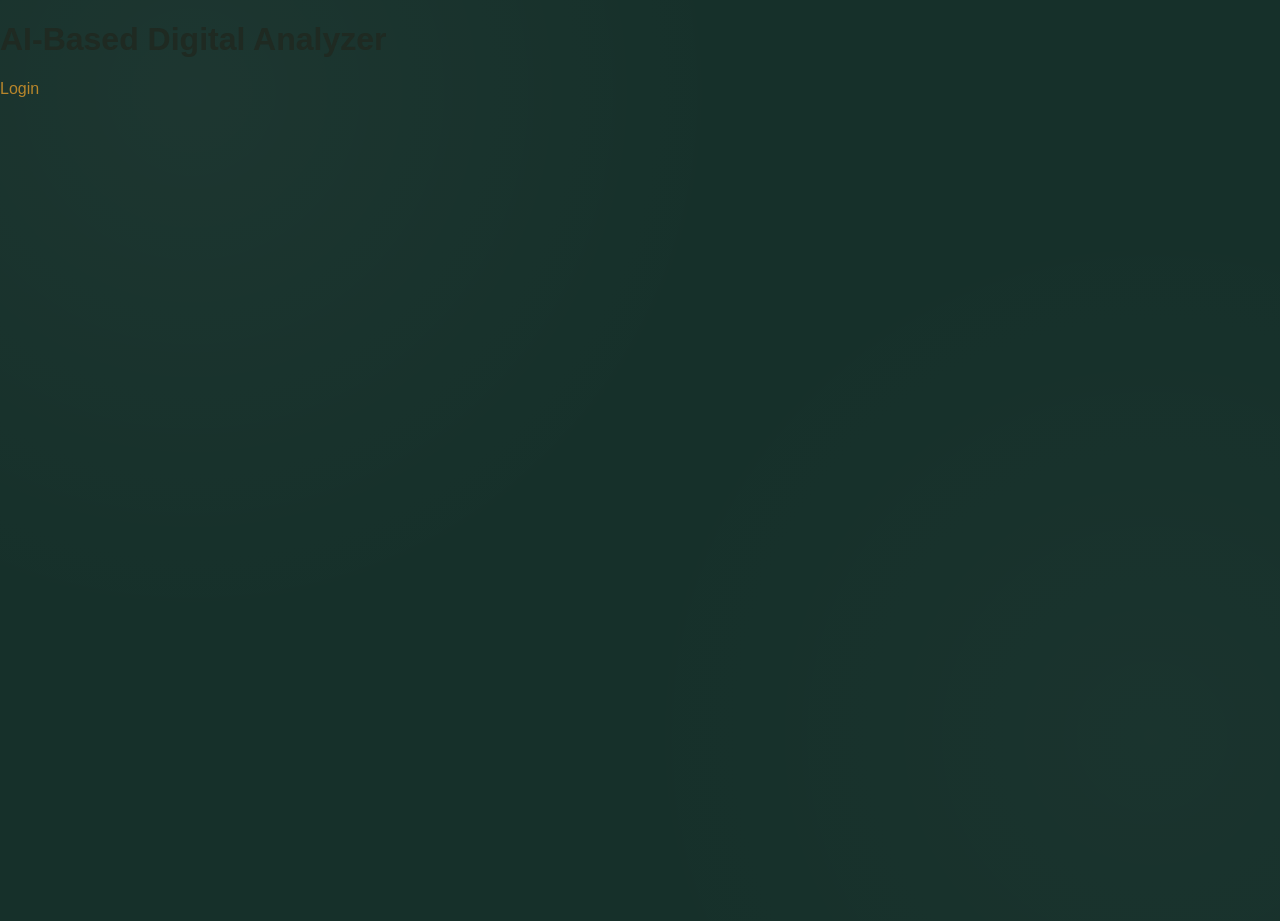
<file: frontend/index.html>
<!DOCTYPE html>
<html>
<head>
    <title>AI Digital Analyzer</title>
    <link rel="stylesheet" href="style.css">
</head>
<body>
    <h1>AI-Based Digital Analyzer</h1>
    <a href="login.html">Login</a>
</body>
</html>
</file>
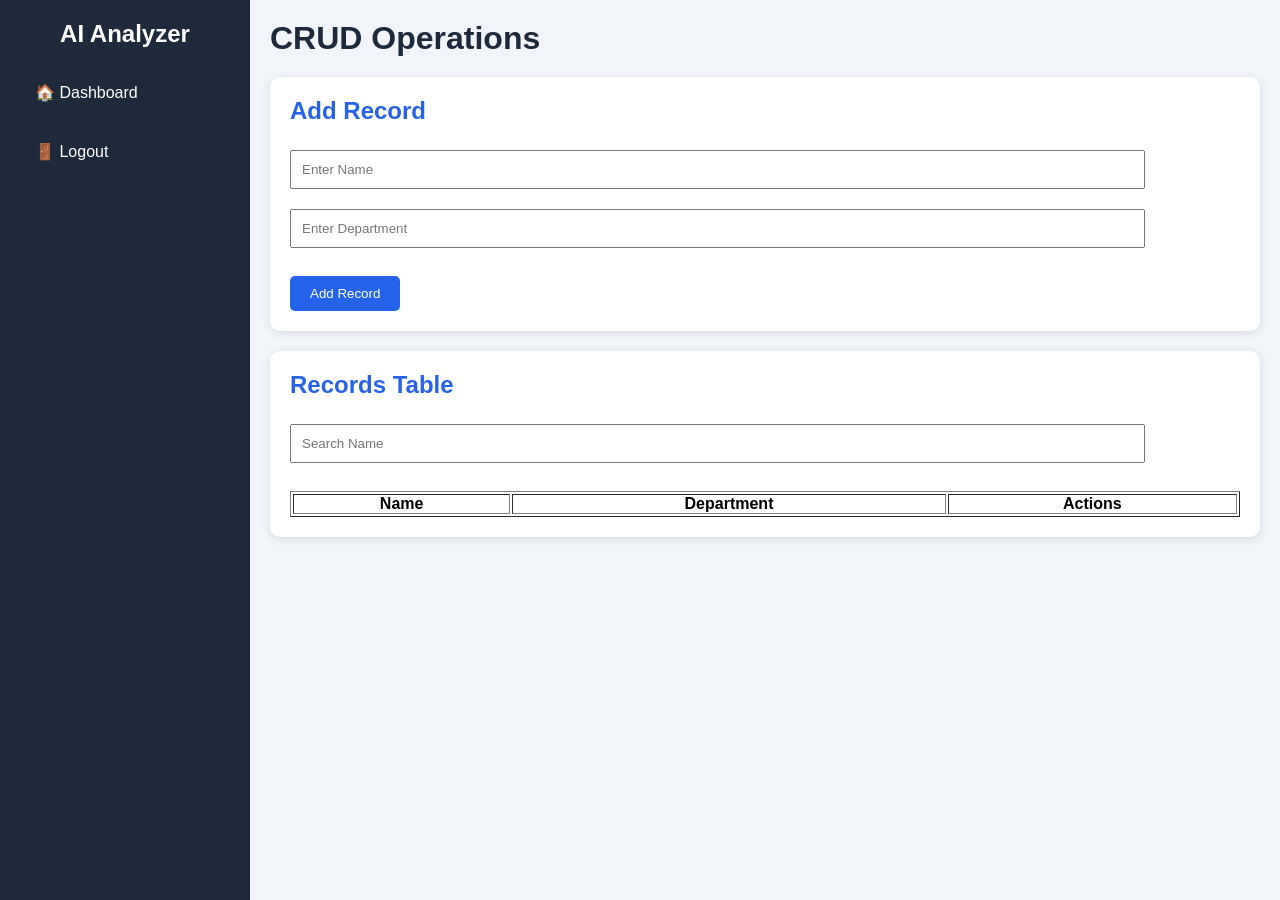
<file: front_end/crud.html>
<!DOCTYPE html>
<html>
<head>
    <title>CRUD Operations</title>
    <link rel="stylesheet" href="style.css">
</head>

<body class="dashboard-page">

    <div class="sidebar">
        <h2>AI Analyzer</h2>

        <ul>
            <li onclick="window.location.href='dashboard.html'">🏠 Dashboard</li>
            <li onclick="logout()">🚪 Logout</li>
        </ul>
    </div>

    <div class="main-content">

        <h1>CRUD Operations</h1>

        <div class="card">

            <h2>Add Record</h2>

            <input type="text" id="name" placeholder="Enter Name">

            <input type="text" id="department"
            placeholder="Enter Department">

            <br><br>

            <button onclick="addData()">Add Record</button>

        </div>

        <div class="card">

          <h2>Records Table</h2>

<input type="text"
       id="searchInput"
       placeholder="Search Name"
       onkeyup="searchData()">

<br><br>

<table id="dataTable" border="1" width="100%">
    <tr>
        <th>Name</th>
        <th>Department</th>
        <th>Actions</th>
    </tr>
</table>

        </div>

    </div>

<script src="script.js"></script>

</body>
</html>
</file>
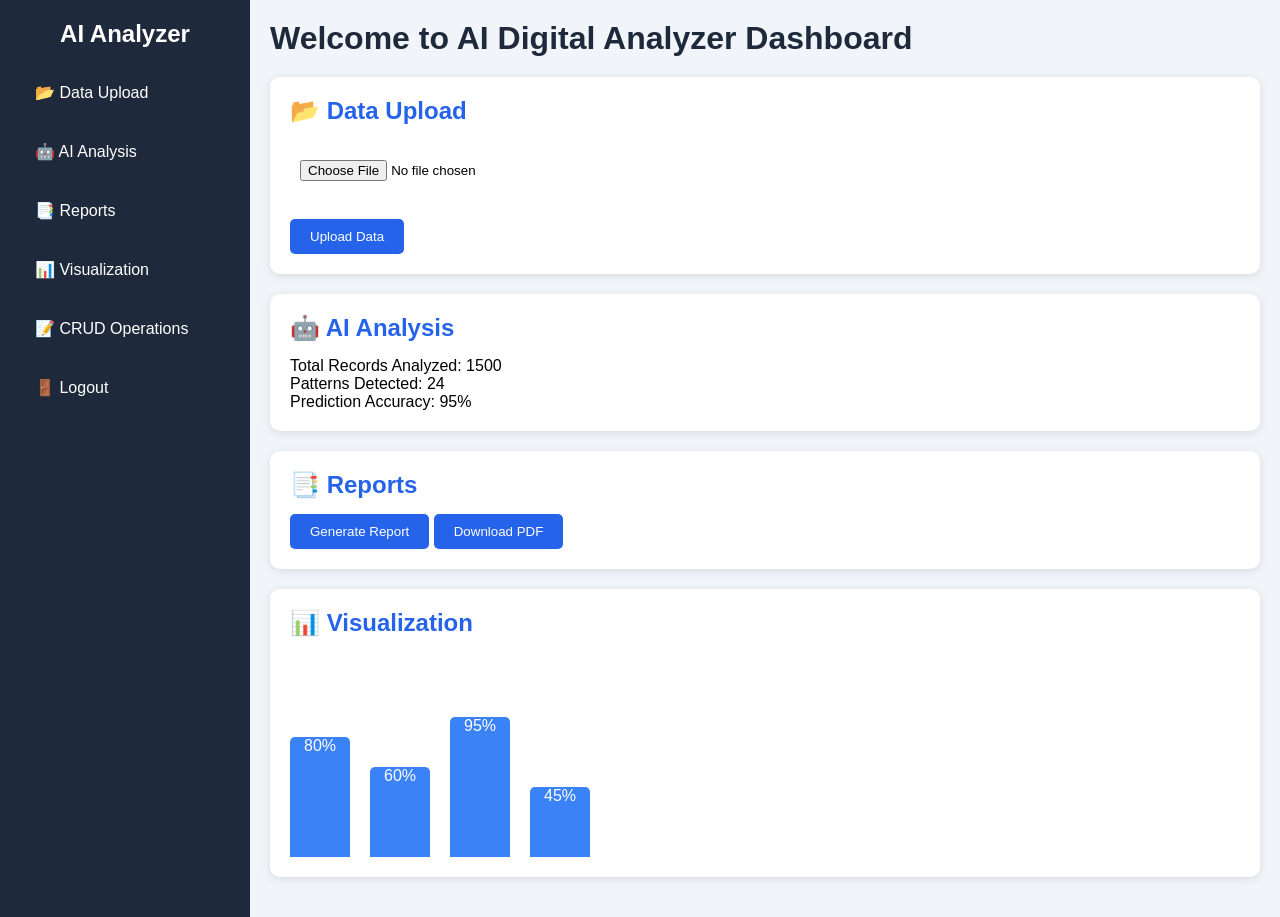
<file: front_end/dashboard.html>
<!DOCTYPE html>
<html>
<head>
    <title>AI Digital Analyzer Dashboard</title>
    <link rel="stylesheet" href="style.css">
</head>

<body class="dashboard-page">

    <div class="sidebar">
        <h2>AI Analyzer</h2>

        <ul>
    <li>📂 Data Upload</li>
    <li>🤖 AI Analysis</li>
    <li>📑 Reports</li>
    <li>📊 Visualization</li>

    <li onclick="window.location.href='crud.html'">
        📝 CRUD Operations
    </li>

    <li onclick="logout()">🚪 Logout</li>
</ul>
    </div>

    <div class="main-content">

        <h1>Welcome to AI Digital Analyzer Dashboard</h1>

        <div class="card">
            <h2>📂 Data Upload</h2>
            <input type="file">
            <br><br>
            <button>Upload Data</button>
        </div>

        <div class="card">
            <h2>🤖 AI Analysis</h2>
            <p>Total Records Analyzed: 1500</p>
            <p>Patterns Detected: 24</p>
            <p>Prediction Accuracy: 95%</p>
        </div>

        <div class="card">
            <h2>📑 Reports</h2>
            <button>Generate Report</button>
            <button>Download PDF</button>
        </div>

        <div class="card">
            <h2>📊 Visualization</h2>

            <div class="chart">
                <div class="bar" style="height:120px;">80%</div>
                <div class="bar" style="height:90px;">60%</div>
                <div class="bar" style="height:140px;">95%</div>
                <div class="bar" style="height:70px;">45%</div>
            </div>
        </div>

    </div>

<script>
function logout(){
    window.location.href = "login.html";
}
</script>

</body>
</html>
</file>
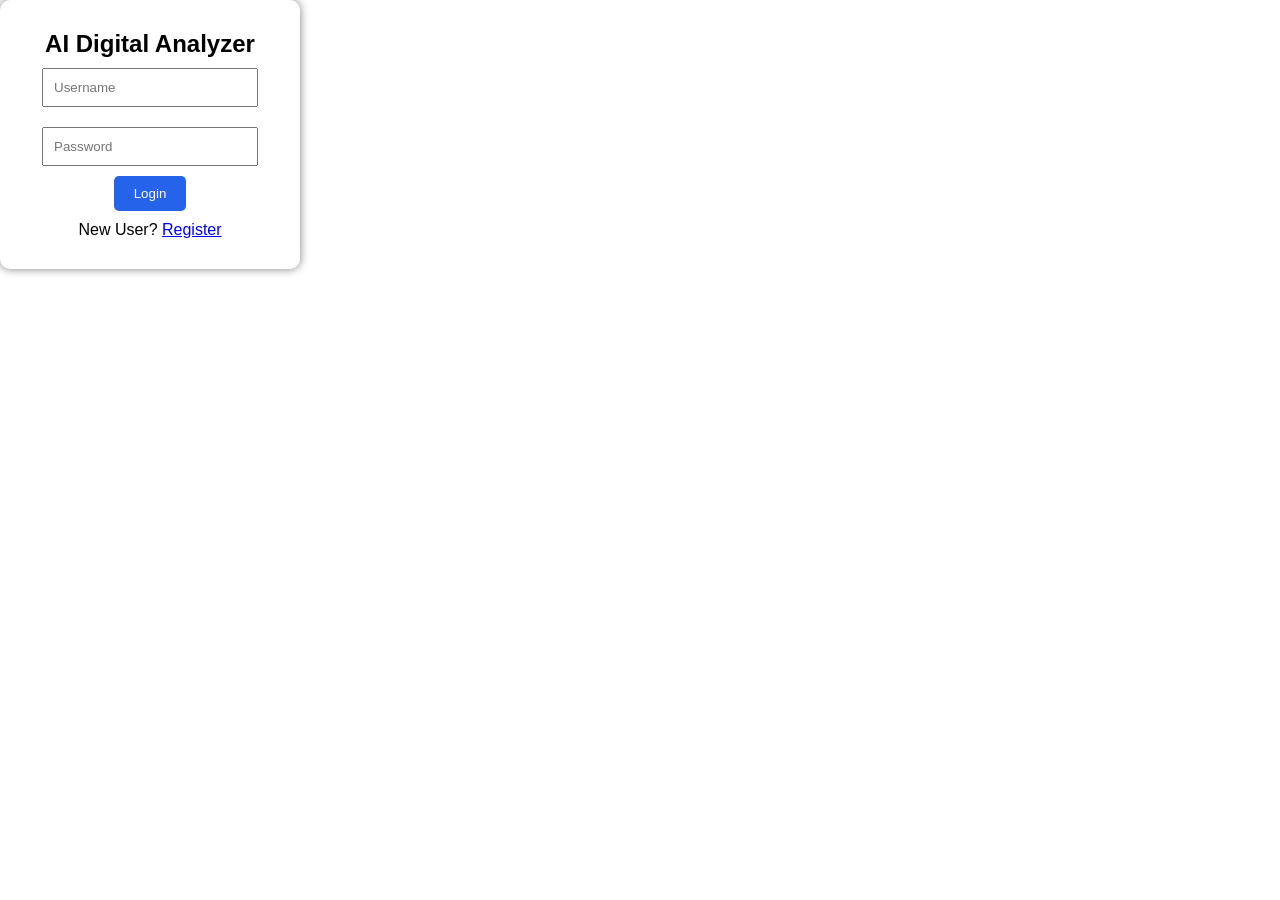
<file: front_end/login.html>
<!DOCTYPE html>
<html>
<head>
    <title>AI Digital Analyzer Login</title>
    <link rel="stylesheet" href="style.css">
</head>
<body>

<div class="login-container">
    <h2>AI Digital Analyzer</h2>

    <input type="text" id="username" placeholder="Username">
    <input type="password" id="password" placeholder="Password">

    <button onclick="login()">Login</button>

    <p id="msg"></p>

    <p>
        New User?
        <a href="registration.html">Register</a>
    </p>
</div>

<script src="script.js"></script>

</body>
</html>
</file>
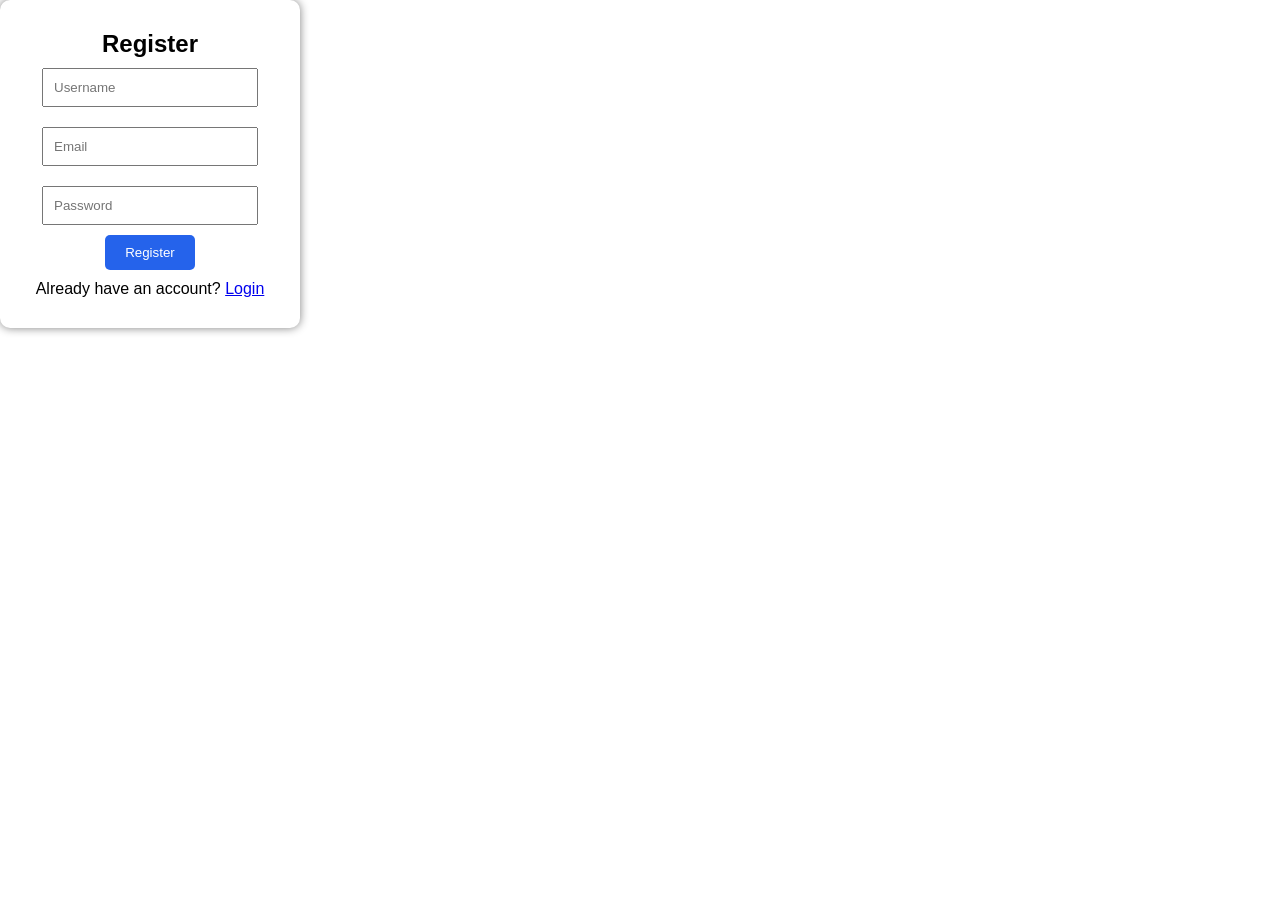
<file: front_end/registration.html>
<!DOCTYPE html>
<html>
<head>
    <title>Registration</title>
    <link rel="stylesheet" href="style.css">
</head>
<body>

<div class="login-container">
    <h2>Register</h2>

    <input type="text" id="newUser" placeholder="Username">
    <input type="email" id="email" placeholder="Email">
    <input type="password" id="newPass" placeholder="Password">

    <button onclick="register()">Register</button>

    <p id="msg"></p>

    <p>
        Already have an account?
        <a href="login.html">Login</a>
    </p>
</div>

<script src="script.js"></script>

</body>
</html>
</file>
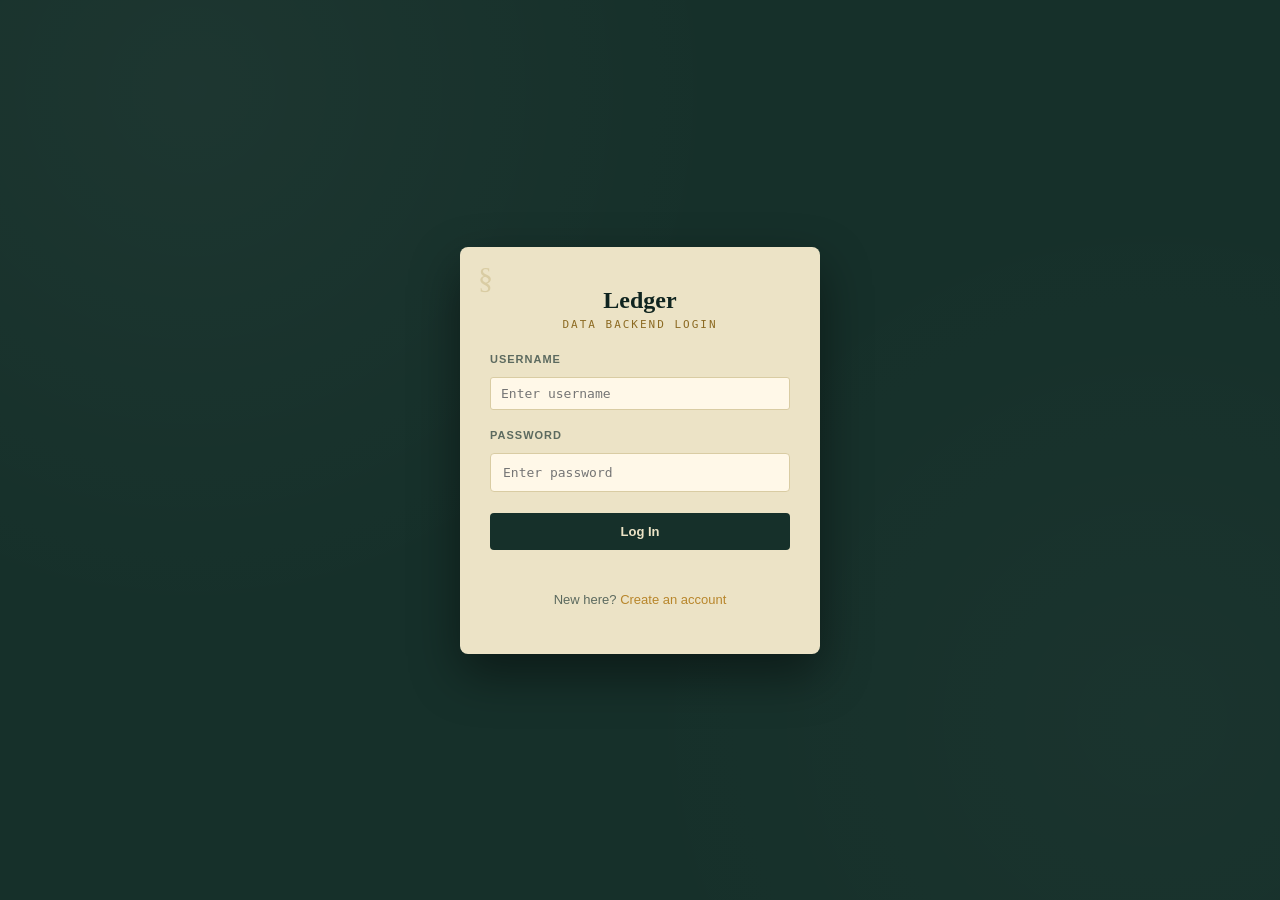
<file: frontend/crud.html>
<!DOCTYPE html>
<html lang="en">
<head>
<meta charset="UTF-8">
<meta name="viewport" content="width=device-width, initial-scale=1.0">
<title>Ledger — Records</title>
<link rel="preconnect" href="https://fonts.googleapis.com">
<link href="https://fonts.googleapis.com/css2?family=Fraunces:ital,opsz,wght@0,9..144,400;0,9..144,600;0,9..144,700&family=Inter:wght@400;500;600&family=IBM+Plex+Mono:wght@400;500;600&display=swap" rel="stylesheet">
<link rel="stylesheet" href="style.css">
</head>
<body onload="initCrud()">

<header class="topbar">
  <div class="wordmark">LEDGER <span>// data backend</span></div>
  <div class="topbar-right">
    <div id="statusStamp" class="stamp">checking…</div>
    <button class="logout-btn" onclick="logout()">Log out</button>
  </div>
</header>

<div class="app-shell">
  <nav class="sidenav">
    <a href="dashboard.html">Dashboard</a>
    <a href="crud.html" class="active">Ledger / CRUD</a>
  </nav>

  <main class="main">
    <h1 class="page-title">Records</h1>
    <p class="page-sub">View, add, edit, search, and export</p>

    <div style="display:grid; grid-template-columns: 260px 1fr; gap:24px; align-items:start;">
      <div>
        <div class="card" id="addCard" style="display:none;">
          <h2><em>01</em>New entry</h2>
          <div id="addFields"></div>
          <button class="btn-gold" onclick="addRow()">Record entry</button>
        </div>

        <div class="card" id="filterCard" style="display:none;">
          <h2><em>02</em>Search</h2>
          <label for="filterCol">Column</label>
          <select id="filterCol"></select>
          <label for="filterVal">Contains</label>
          <input type="text" id="filterVal" placeholder="e.g. Chennai">
          <button class="btn-primary" onclick="applyFilter()">Search</button>
          <button class="btn-ghost" onclick="clearFilter()">Clear search</button>
        </div>

        <div class="card" id="statsCard" style="display:none;">
          <h2><em>03</em>Figures</h2>
          <button class="btn-ghost" onclick="loadStats()">Refresh figures</button>
          <div class="stats-grid" id="statsGrid"></div>
        </div>
      </div>

      <div class="ledger">
        <div class="ledger-head">
          <h1 id="ledgerTitle">The Ledger</h1>
          <div class="meta" id="ledgerMeta">—</div>
        </div>
        <div class="table-wrap" id="tableWrap">
          <div class="empty-state">
            <div class="glyph">§</div>
            <p>No entries yet. Go to Dashboard and upload a CSV to open the ledger.</p>
          </div>
        </div>
        <div class="pager" id="pager" style="display:none;">
          <span id="pageInfo"></span>
          <div class="controls">
            <button id="prevBtn" onclick="changePage(-1)">◄ Prev</button>
            <button id="nextBtn" onclick="changePage(1)">Next ►</button>
            <button type="button" onclick="downloadCSV(event)">Export ⤓</button>
          </div>
        </div>
      </div>
    </div>
  </main>
</div>

<div class="toast" id="toast"></div>
<script src="script.js"></script>
</body>
</html>
</file>
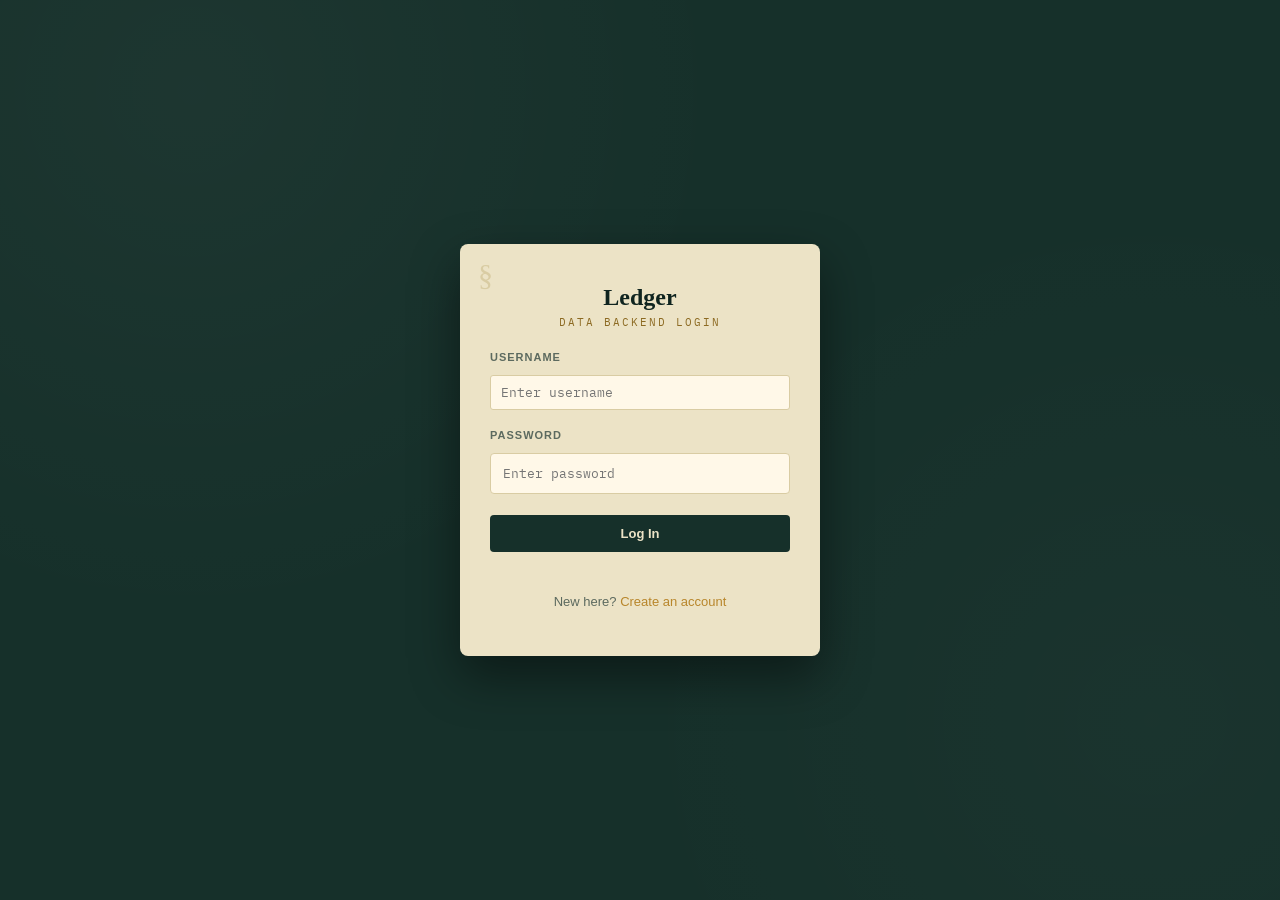
<file: frontend/dashboard.html>
<!DOCTYPE html>
<html lang="en">
<head>
<meta charset="UTF-8">
<meta name="viewport" content="width=device-width, initial-scale=1.0">
<title>Ledger — Dashboard</title>
<link rel="preconnect" href="https://fonts.googleapis.com">
<link href="https://fonts.googleapis.com/css2?family=Fraunces:ital,opsz,wght@0,9..144,400;0,9..144,600;0,9..144,700&family=Inter:wght@400;500;600&family=IBM+Plex+Mono:wght@400;500;600&display=swap" rel="stylesheet">
<link rel="stylesheet" href="style.css">
</head>
<body onload="initDashboard()">

<header class="topbar">
  <div class="wordmark">LEDGER <span>// data backend</span></div>
  <div class="topbar-right">
    <div id="statusStamp" class="stamp">checking…</div>
    <button class="logout-btn" onclick="logout()">Log out</button>
  </div>
</header>

<div class="app-shell">
  <nav class="sidenav">
    <a href="dashboard.html" class="active">Dashboard</a>
    <a href="crud.html">Ledger / CRUD</a>
  </nav>

  <main class="main">
    <h1 class="page-title">Dashboard</h1>
    <p class="page-sub">Overview and data upload</p>

    <div class="card">
      <h2><em>01</em>Summary</h2>
      <div id="summaryBox"><p class="hint">Loading…</p></div>
    </div>

    <div class="card">
      <h2><em>02</em>Upload CSV</h2>
      <label for="csvFile">Choose file</label>
      <input type="file" id="csvFile" accept=".csv">
      <button class="btn-gold" onclick="dashboardUpload()">Open ledger with this file</button>
      <p class="hint" id="uploadStatus"></p>
      <p class="hint">This replaces the current ledger. Head to <a href="crud.html">Ledger / CRUD</a> afterwards to view and edit records.</p>
    </div>
  </main>
</div>

<div class="toast" id="toast"></div>
<script src="script.js"></script>
</body>
</html>
</file>
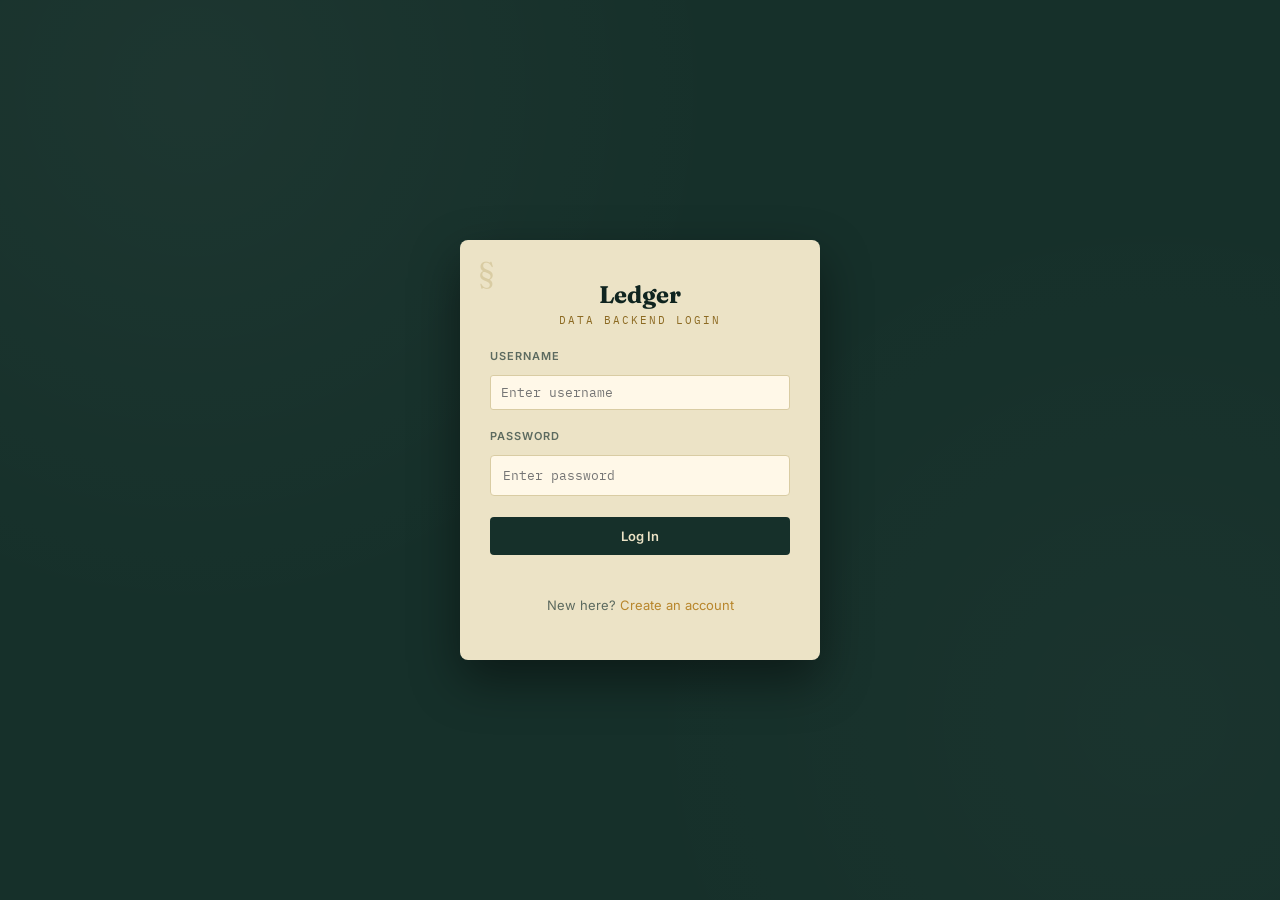
<file: frontend/login.html>
<!DOCTYPE html>
<html lang="en">
<head>
<meta charset="UTF-8">
<meta name="viewport" content="width=device-width, initial-scale=1.0">
<title>Ledger — Login</title>
<link rel="preconnect" href="https://fonts.googleapis.com">
<link href="https://fonts.googleapis.com/css2?family=Fraunces:wght@600;700&family=Inter:wght@400;500;600&family=IBM+Plex+Mono:wght@400;500;600&display=swap" rel="stylesheet">
<link rel="stylesheet" href="style.css">
</head>
<body class="auth-page">

  <div class="auth-card">
    <h2>Ledger</h2>
    <span class="subtitle">Data Backend Login</span>

    <label for="username" style="text-align:left;">Username</label>
    <input type="text" id="username" placeholder="Enter username">

    <label for="password" style="text-align:left;">Password</label>
    <input type="password" id="password" placeholder="Enter password">

    <button onclick="login()">Log In</button>
    <p id="msg"></p>

    <p>New here? <a href="registration.html">Create an account</a></p>
  </div>

<script src="script.js"></script>
</body>
</html>
</file>
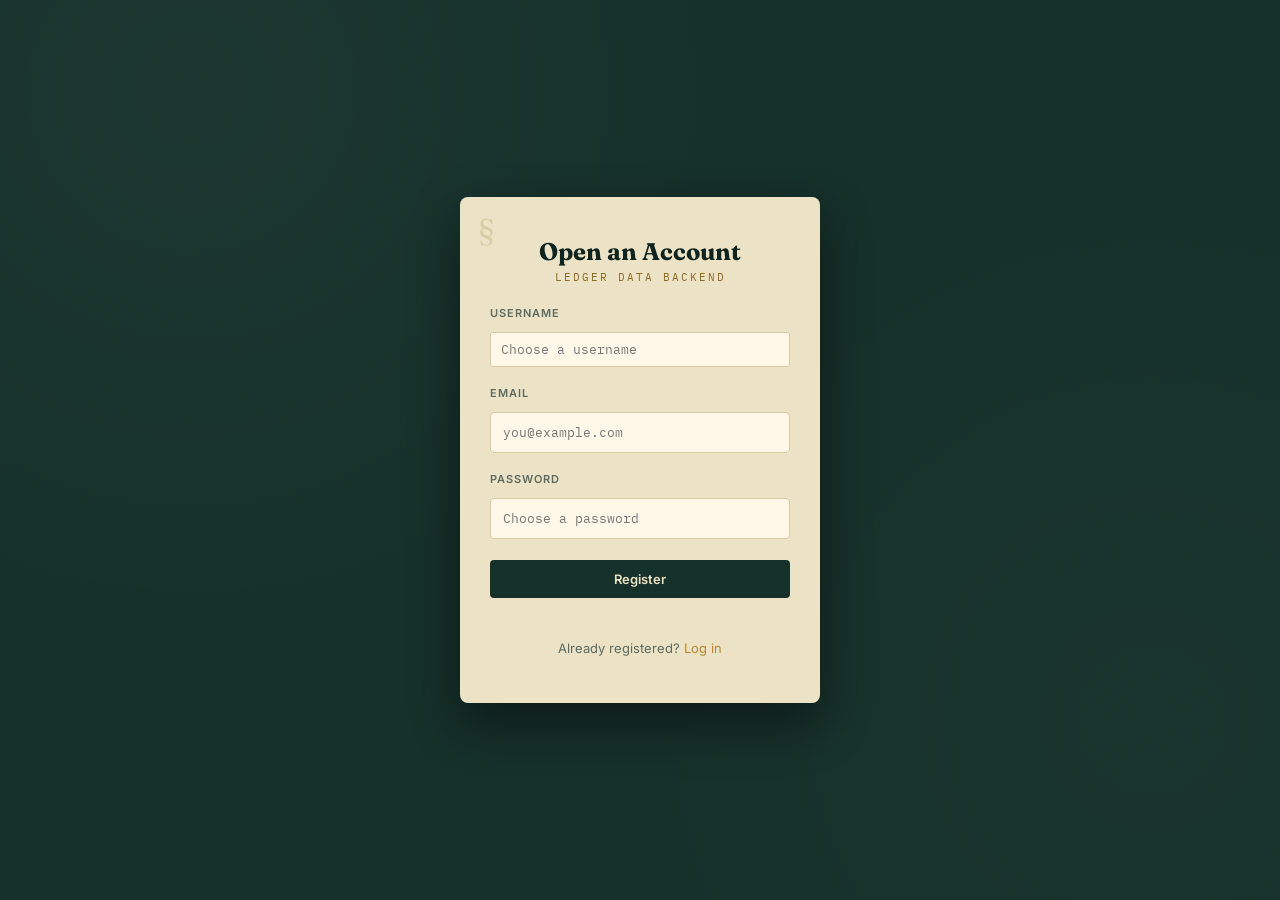
<file: frontend/registration.html>
<!DOCTYPE html>
<html lang="en">
<head>
<meta charset="UTF-8">
<meta name="viewport" content="width=device-width, initial-scale=1.0">
<title>Ledger — Register</title>
<link rel="preconnect" href="https://fonts.googleapis.com">
<link href="https://fonts.googleapis.com/css2?family=Fraunces:wght@600;700&family=Inter:wght@400;500;600&family=IBM+Plex+Mono:wght@400;500;600&display=swap" rel="stylesheet">
<link rel="stylesheet" href="style.css">
</head>
<body class="auth-page">

  <div class="auth-card">
    <h2>Open an Account</h2>
    <span class="subtitle">Ledger Data Backend</span>

    <label for="newUser" style="text-align:left;">Username</label>
    <input type="text" id="newUser" placeholder="Choose a username">

    <label for="email" style="text-align:left;">Email</label>
    <input type="email" id="email" placeholder="you@example.com">

    <label for="newPass" style="text-align:left;">Password</label>
    <input type="password" id="newPass" placeholder="Choose a password">

    <button onclick="register()">Register</button>
    <p id="msg"></p>

    <p>Already registered? <a href="login.html">Log in</a></p>
  </div>

<script src="script.js"></script>
</body>
</html>
</file>
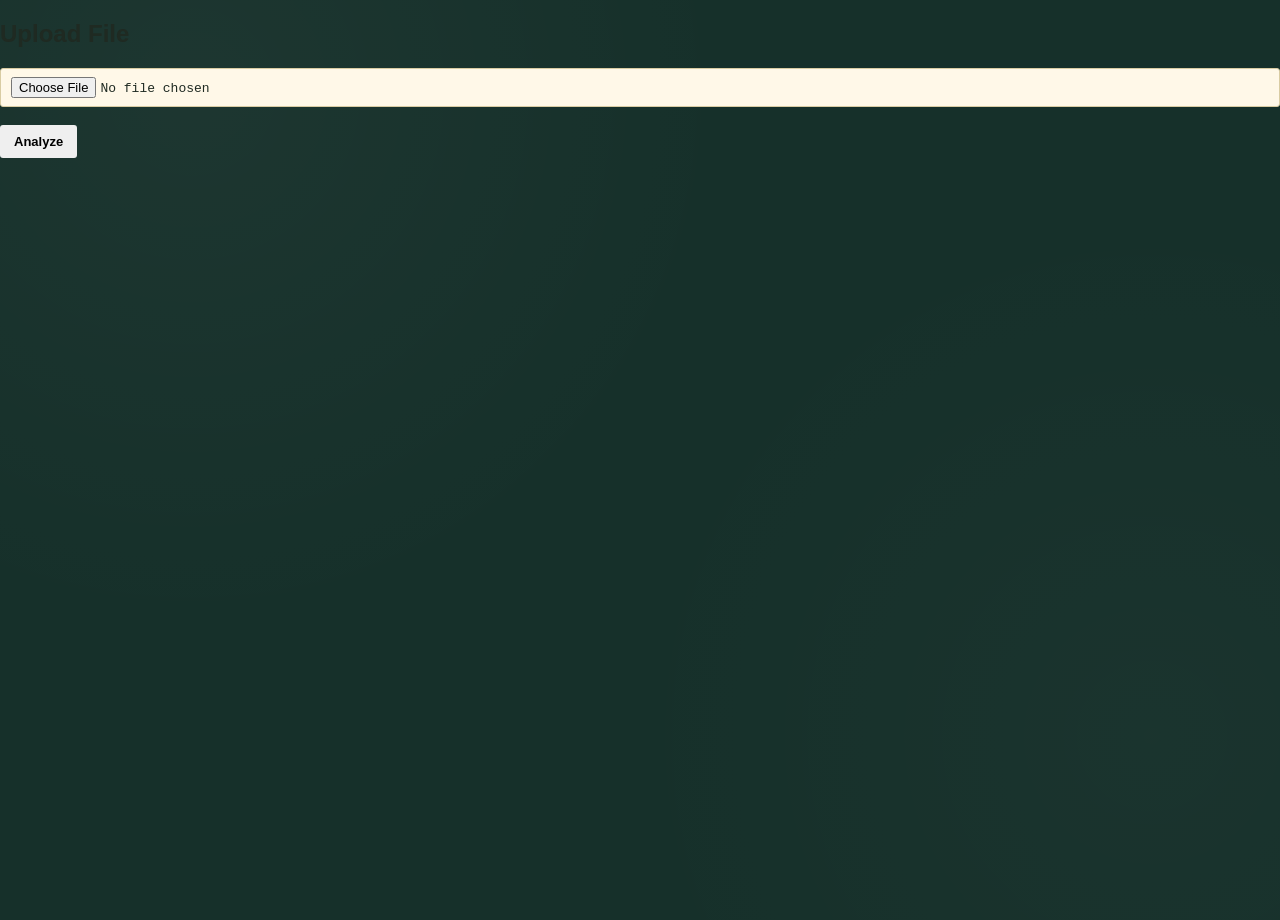
<file: frontend/upload.html>
<!DOCTYPE html>
<html>
<head>
    <title>Upload</title>
    <link rel="stylesheet" href="style.css">
</head>
<body>
    <h2>Upload File</h2>

    <form enctype="multipart/form-data">
        <input type="file"><br><br>
        <button type="submit">Analyze</button>
    </form>
</body>
</html>
</file>
<file: frontend/style.css>
/* ============================================================
   LEDGER — shared theme for AI Digital Analyzer frontend
   ============================================================ */

:root{
  --ink: #16302A;
  --ink-deep: #0F241F;
  --paper: #ECE3C6;
  --paper-shadow: #D9CCA3;
  --rule-red: #8B3A2B;
  --gold: #B8862B;
  --gold-dim: #8C6A22;
  --teal: #3F6659;
  --text: #1F2A22;
  --text-dim: #5C6A5F;
  --danger: #8B3A2B;
  --ok-green: #2E5C3E;
}

*{ box-sizing:border-box; }
html,body{ margin:0; padding:0; }
body{
  background: var(--ink);
  background-image:
    radial-gradient(circle at 15% 10%, rgba(255,255,255,0.03), transparent 40%),
    radial-gradient(circle at 90% 80%, rgba(255,255,255,0.02), transparent 40%);
  color: var(--text);
  font-family: 'Inter', sans-serif;
  min-height: 100vh;
}
::selection{ background: var(--gold); color: var(--ink-deep); }

a{ color: var(--gold); text-decoration:none; }
a:hover{ text-decoration:underline; }

/* ---------- Auth pages (login / register) ---------- */
.auth-page{
  display:flex;
  align-items:center;
  justify-content:center;
  min-height:100vh;
  padding: 20px;
}
.auth-card{
  background: var(--paper);
  border-radius: 8px;
  box-shadow: 0 20px 50px rgba(0,0,0,0.45);
  width: 100%;
  max-width: 360px;
  padding: 34px 30px;
  text-align:center;
  position:relative;
}
.auth-card::before{
  content:"§";
  font-family:'Fraunces', serif;
  font-size: 30px;
  color: var(--paper-shadow);
  position:absolute;
  top: 14px; left: 18px;
}
.auth-card h2{
  font-family:'Fraunces', serif;
  font-weight: 700;
  font-size: 24px;
  margin: 6px 0 4px;
  color: var(--ink-deep);
}
.auth-card .subtitle{
  font-family:'IBM Plex Mono', monospace;
  font-size: 11px;
  letter-spacing: 2px;
  text-transform: uppercase;
  color: var(--gold-dim);
  margin-bottom: 22px;
  display:block;
}
.auth-card input{
  width:100%;
  padding: 11px 12px;
  margin: 7px 0;
  border: 1px solid var(--paper-shadow);
  background: #fff8e8;
  border-radius: 4px;
  font-family: 'IBM Plex Mono', monospace;
  font-size: 13px;
  color: var(--text);
}
.auth-card input:focus{
  outline: 2px solid var(--teal);
  outline-offset: 1px;
}
.auth-card button{
  width:100%;
  margin-top: 14px;
  padding: 11px;
  background: var(--ink);
  color: var(--paper);
  border:none;
  border-radius: 4px;
  font-weight:600;
  font-size: 13px;
  cursor:pointer;
  transition: background 0.15s ease;
}
.auth-card button:hover{ background: var(--ink-deep); }
.auth-card p{ font-size: 13px; color: var(--text-dim); margin-top: 16px; }
#msg{
  font-family:'IBM Plex Mono', monospace;
  font-size: 12px;
  color: var(--rule-red);
  min-height: 16px;
  margin-top: 10px;
}

/* ---------- App shell (dashboard / crud) ---------- */
header.topbar{
  display:flex;
  align-items:center;
  justify-content:space-between;
  padding: 20px 32px;
  border-bottom: 1px solid rgba(255,255,255,0.08);
}
.wordmark{
  font-family:'Fraunces', serif;
  font-weight:700;
  font-size: 24px;
  color: var(--paper);
  display:flex;
  align-items:baseline;
  gap:10px;
}
.wordmark span{
  font-family:'IBM Plex Mono', monospace;
  font-size: 11px;
  font-weight:500;
  color: var(--gold);
  letter-spacing: 2px;
  text-transform: uppercase;
}
.topbar-right{ display:flex; align-items:center; gap:14px; }
.stamp{
  font-family:'IBM Plex Mono', monospace;
  font-size: 10.5px;
  letter-spacing: 1.5px;
  text-transform: uppercase;
  font-weight: 600;
  padding: 6px 12px;
  border: 2px solid var(--danger);
  color: #E8A796;
  border-radius: 3px;
  transform: rotate(-3deg);
  background: rgba(139,58,43,0.12);
}
.stamp.live{ border-color: var(--ok-green); color: #7ED3A0; background: rgba(46,92,62,0.15); }
.logout-btn{
  font-family:'Inter', sans-serif;
  font-size: 12px;
  font-weight:600;
  color: var(--paper);
  background: transparent;
  border: 1px solid rgba(255,255,255,0.25);
  padding: 7px 13px;
  border-radius: 3px;
  cursor:pointer;
}
.logout-btn:hover{ background: rgba(255,255,255,0.08); }

.app-shell{
  display:grid;
  grid-template-columns: 210px 1fr;
  min-height: calc(100vh - 73px);
}
@media (max-width: 780px){ .app-shell{ grid-template-columns: 1fr; } }

.sidenav{ padding: 26px 16px; border-right: 1px solid rgba(255,255,255,0.08); }
.sidenav a{
  display:block;
  font-family:'Inter', sans-serif;
  font-size: 13px;
  font-weight: 600;
  color: var(--paper);
  opacity: 0.75;
  padding: 11px 14px;
  border-radius: 4px;
  margin-bottom: 4px;
}
.sidenav a:hover{ background: rgba(255,255,255,0.06); text-decoration:none; opacity:1; }
.sidenav a.active{ background: var(--gold); color: var(--ink-deep); opacity:1; }

.main{ padding: 30px 34px 60px; }
.page-title{
  font-family:'Fraunces', serif;
  font-size: 26px;
  font-weight:600;
  color: var(--paper);
  margin: 0 0 6px;
}
.page-sub{
  font-family:'IBM Plex Mono', monospace;
  font-size: 12px;
  color: rgba(236,227,198,0.55);
  margin: 0 0 26px;
}

/* ---------- Cards ---------- */
.card{
  background: var(--paper);
  border-radius: 6px;
  box-shadow: 0 10px 30px rgba(0,0,0,0.35);
  padding: 22px;
  margin-bottom: 20px;
}
.card h2{
  font-family:'Fraunces', serif;
  font-size: 16px;
  font-weight: 600;
  margin: 0 0 14px;
  padding-bottom: 10px;
  border-bottom: 1px solid var(--paper-shadow);
  color: var(--ink-deep);
}
.card h2 em{
  font-style: normal;
  color: var(--gold-dim);
  font-family:'IBM Plex Mono', monospace;
  font-size: 11px;
  letter-spacing: 1.5px;
  text-transform: uppercase;
  margin-right: 8px;
}
.card-grid{ display:grid; grid-template-columns: repeat(auto-fit, minmax(220px,1fr)); gap: 20px; }

label{
  display:block;
  font-size: 11px;
  font-weight: 600;
  text-transform: uppercase;
  letter-spacing: 1px;
  color: var(--text-dim);
  margin: 12px 0 5px;
}
label:first-of-type{ margin-top:0; }

input[type=text], input[type=number], input[type=file], select{
  width:100%;
  padding: 8px 10px;
  border: 1px solid var(--paper-shadow);
  background: #fff8e8;
  border-radius: 3px;
  font-family: 'IBM Plex Mono', monospace;
  font-size: 13px;
  color: var(--text);
}
input:focus, select:focus{ outline: 2px solid var(--teal); outline-offset: 1px; }

button{
  font-family:'Inter', sans-serif;
  font-size: 13px;
  font-weight: 600;
  border: none;
  border-radius: 3px;
  padding: 9px 14px;
  cursor: pointer;
}
.btn-primary{ background: var(--ink); color: var(--paper); width:100%; margin-top:14px; }
.btn-primary:hover{ background: var(--ink-deep); }
.btn-gold{ background: var(--gold); color: var(--ink-deep); width:100%; margin-top:14px; }
.btn-gold:hover{ background: var(--gold-dim); }
.btn-ghost{ background: transparent; color: var(--teal); border: 1px solid var(--teal); width:100%; margin-top:8px; }
.btn-small{ padding: 4px 9px; font-size: 11px; }
.btn-void{ background: transparent; color: var(--danger); border: 1.5px dashed var(--danger); }
.btn-void:hover{ background: rgba(139,58,43,0.08); }
.hint{ font-size:12px; color: var(--text-dim); margin-top:8px; line-height:1.5; }

.stat-strip{ display:grid; grid-template-columns: repeat(auto-fit, minmax(140px,1fr)); gap:14px; }
.stat-tile{
  background: rgba(63,102,89,0.06);
  border: 1px solid var(--paper-shadow);
  border-radius: 5px;
  padding: 14px 16px;
}
.stat-tile .num{ font-family:'Fraunces', serif; font-size: 26px; font-weight:700; color: var(--ink-deep); }
.stat-tile .label{ font-family:'IBM Plex Mono', monospace; font-size: 10.5px; text-transform:uppercase; letter-spacing:1px; color: var(--text-dim); margin-top:2px; }

/* ---------- Ledger table (CRUD page) ---------- */
.ledger{ background: var(--paper); border-radius: 6px; box-shadow: 0 10px 30px rgba(0,0,0,0.35); overflow:hidden; }
.ledger-head{ display:flex; align-items:center; justify-content:space-between; padding: 18px 22px 14px; border-bottom: 1px solid var(--paper-shadow); }
.ledger-head h1{ font-family:'Fraunces', serif; font-size: 19px; font-weight: 600; margin:0; color: var(--ink-deep); }
.ledger-head .meta{ font-family:'IBM Plex Mono', monospace; font-size: 11px; color: var(--text-dim); }

.table-wrap{ position:relative; overflow-x:auto; }
table{ width:100%; border-collapse: collapse; font-family: 'IBM Plex Mono', monospace; font-size: 13px; }
thead th{ text-align:left; font-family:'Inter', sans-serif; font-size: 10.5px; font-weight: 700; text-transform: uppercase; letter-spacing: 1px; color: var(--text-dim); padding: 10px 14px; border-bottom: 2px solid var(--ink); white-space: nowrap; }
th.margin-col, td.margin-col{ width: 46px; text-align:center; color: var(--rule-red); font-weight:600; border-right: 2px solid var(--rule-red); background: rgba(139,58,43,0.05); }
tbody td{ padding: 9px 14px; border-bottom: 1px solid var(--paper-shadow); color: var(--text); cursor: text; }
tbody tr:hover td{ background: rgba(63,102,89,0.06); }
td.action-col{ text-align:right; white-space:nowrap; }

.empty-state{ padding: 60px 30px; text-align:center; color: var(--text-dim); }
.empty-state .glyph{ font-family:'Fraunces', serif; font-size: 42px; color: var(--paper-shadow); margin-bottom: 6px; }
.empty-state p{ font-size: 13px; max-width: 340px; margin: 6px auto 0; line-height:1.6; }

.pager{ display:flex; align-items:center; justify-content:space-between; padding: 14px 22px; border-top: 1px solid var(--paper-shadow); font-family:'IBM Plex Mono', monospace; font-size: 12px; color: var(--text-dim); }
.pager .controls{ display:flex; gap:8px; }
.pager button{ background: var(--ink); color: var(--paper); }
.pager button:disabled{ opacity:0.35; cursor:not-allowed; }

.stats-grid{ display:grid; grid-template-columns: repeat(auto-fill, minmax(120px,1fr)); gap:12px; margin-top:6px; }
.stat-box{ background: rgba(63,102,89,0.06); border: 1px solid var(--paper-shadow); border-radius:4px; padding: 10px 12px; }
.stat-box .col-name{ font-size: 10px; text-transform:uppercase; letter-spacing:1px; color: var(--gold-dim); font-weight:700; }
.stat-box .row{ display:flex; justify-content:space-between; font-family:'IBM Plex Mono', monospace; font-size:12px; margin-top:4px; }

.toast{
  position: fixed; bottom: 24px; right: 24px;
  background: var(--ink-deep); color: var(--paper);
  padding: 12px 18px; border-radius: 4px;
  font-size: 13px; font-family:'Inter',sans-serif;
  border-left: 4px solid var(--gold);
  box-shadow: 0 8px 24px rgba(0,0,0,0.4);
  opacity:0; transform: translateY(8px);
  transition: all 0.25s ease;
  pointer-events:none;
  max-width: 320px;
  z-index: 999;
}
.toast.show{ opacity:1; transform: translateY(0); }
.toast.err{ border-left-color: var(--danger); }
</file>
<file: front_end/style.css>
*{
    margin:0;
    padding:0;
    box-sizing:border-box;
    font-family:Arial, sans-serif;
}

/* Login & Registration */

.login-page{
    background:#f4f4f4;
    display:flex;
    justify-content:center;
    align-items:center;
    height:100vh;
}

.login-container{
    background:white;
    padding:30px;
    border-radius:10px;
    box-shadow:0 0 10px gray;
    width:300px;
    text-align:center;
}

input{
    width:90%;
    padding:10px;
    margin:10px 0;
}

button{
    padding:10px 20px;
    background:#2563eb;
    color:white;
    border:none;
    border-radius:5px;
    cursor:pointer;
}

button:hover{
    background:#1d4ed8;
}

#msg{
    color:red;
    margin-top:10px;
}

/* Dashboard */

.dashboard-page{
    display:flex;
    background:#f1f5f9;
    min-height:100vh;
}

.sidebar{
    width:250px;
    background:#1e293b;
    color:white;
    padding:20px;
}

.sidebar h2{
    text-align:center;
    margin-bottom:20px;
}

.sidebar ul{
    list-style:none;
}

.sidebar ul li{
    padding:15px;
    margin-bottom:10px;
    cursor:pointer;
    border-radius:5px;
}

.sidebar ul li:hover{
    background:#334155;
}

.main-content{
    flex:1;
    padding:20px;
}

.main-content h1{
    color:#1e293b;
    margin-bottom:20px;
}

.card{
    background:white;
    padding:20px;
    margin-bottom:20px;
    border-radius:10px;
    box-shadow:0 2px 10px rgba(0,0,0,0.1);
}

.card h2{
    margin-bottom:15px;
    color:#2563eb;
}

.chart{
    display:flex;
    align-items:flex-end;
    gap:20px;
    height:200px;
    margin-top:20px;
}

.bar{
    width:60px;
    background:#3b82f6;
    color:white;
    text-align:center;
    border-radius:5px 5px 0 0;
}
</file>
